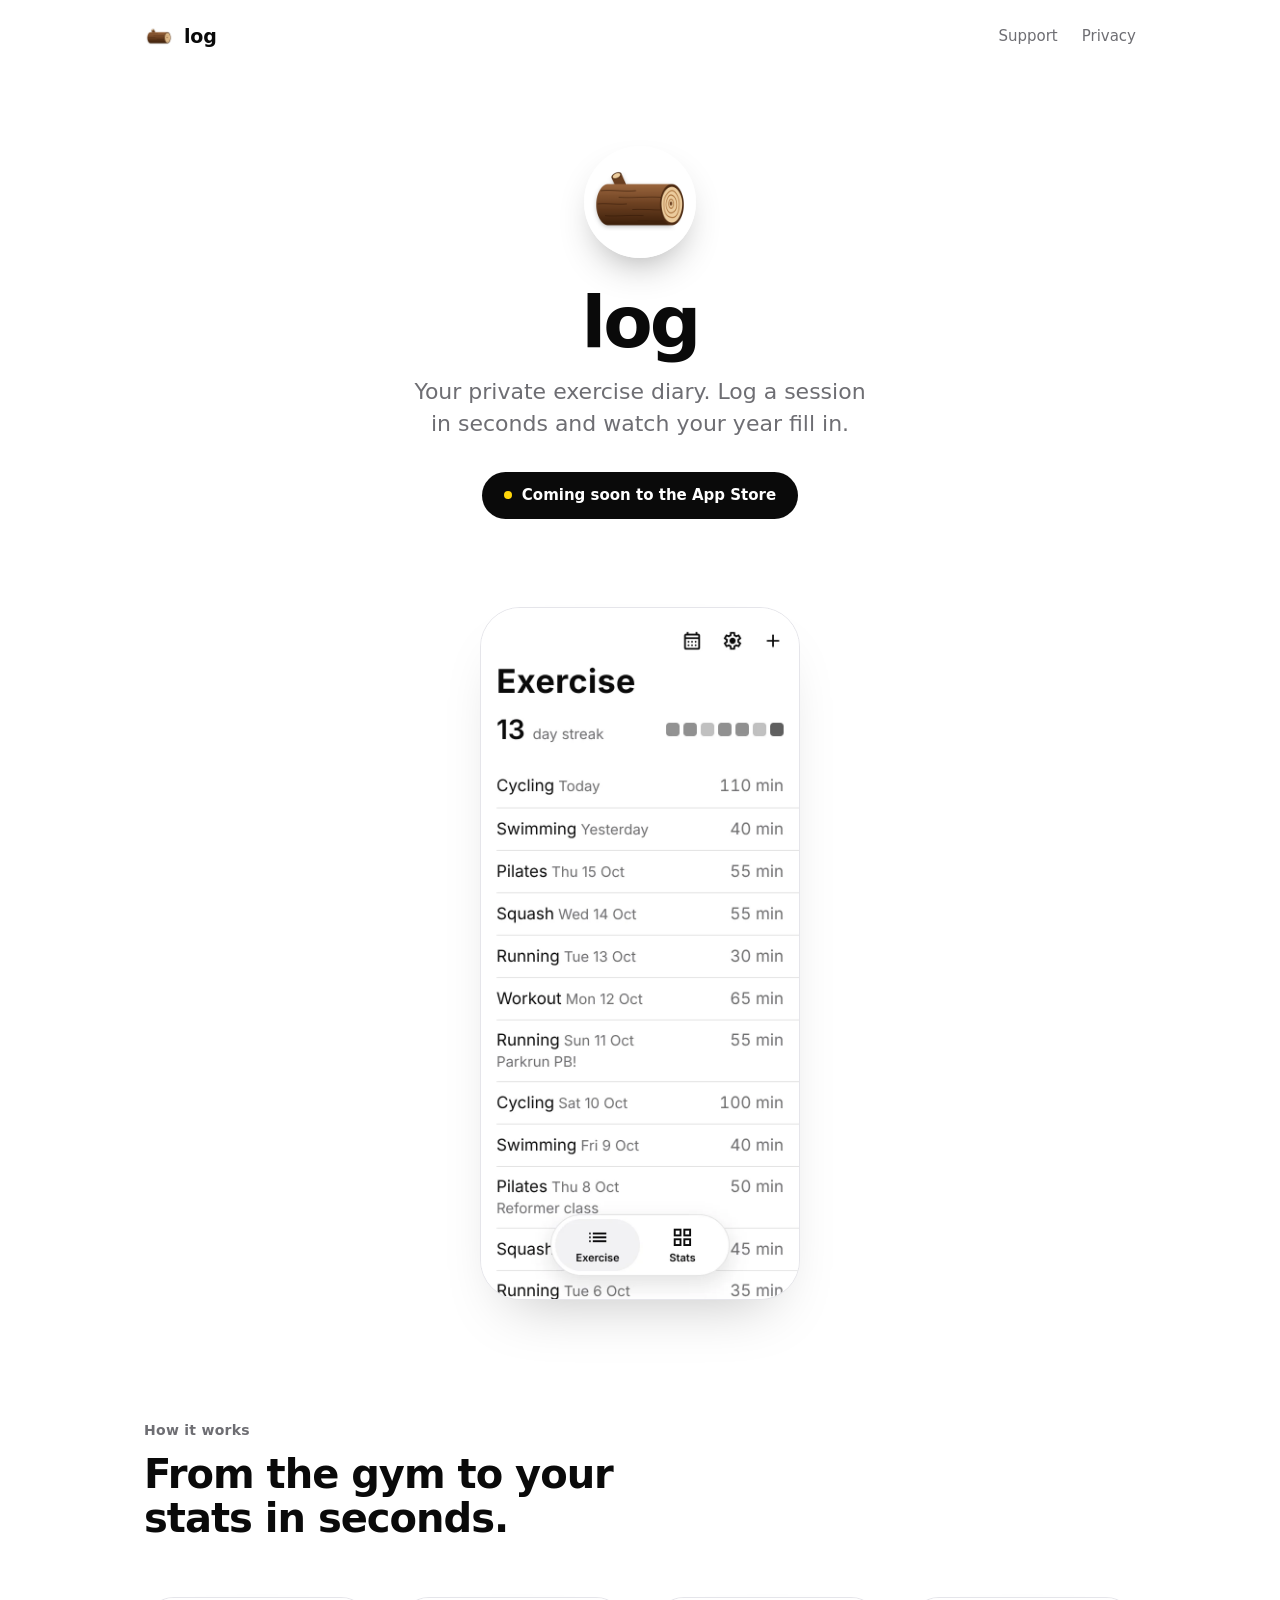
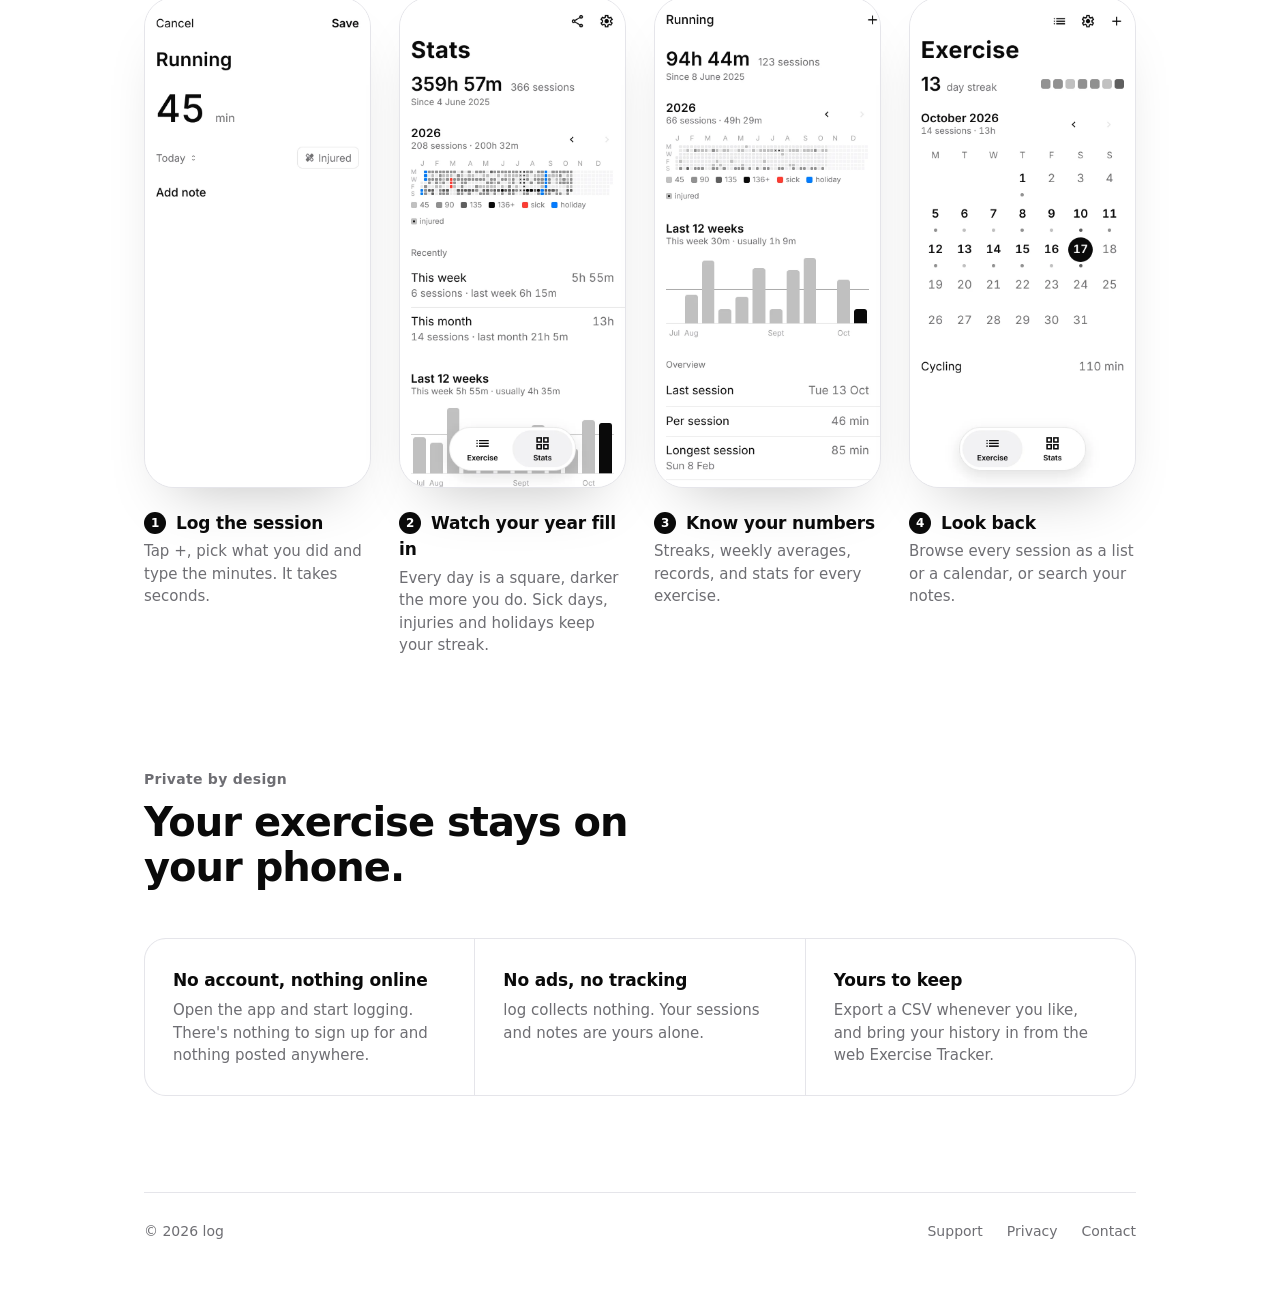
<file: index.html>
<!doctype html>
<html lang="en">
<head>
<meta charset="utf-8">
<meta name="viewport" content="width=device-width, initial-scale=1">
<title>log · your private exercise diary</title>
<meta name="description" content="Your private exercise diary. Log a session in seconds and watch your year fill in. No account, no ads, and your data stays on your phone.">
<meta property="og:title" content="log · your private exercise diary">
<meta property="og:description" content="Log a session in seconds and watch your year fill in.">
<meta property="og:image" content="https://jack-coutts.github.io/log-site/apple-touch-icon.png">
<meta name="theme-color" content="#ffffff" media="(prefers-color-scheme: light)">
<meta name="theme-color" content="#000000" media="(prefers-color-scheme: dark)">
<link rel="icon" href="favicon.png">
<link rel="apple-touch-icon" href="apple-touch-icon.png">
<link rel="stylesheet" href="style.css">
</head>
<body>
<div class="wrap">
  <header class="top">
    <a class="brand" href="./"><img src="icon.png" alt="">log</a>
    <nav class="nav"><a href="support.html">Support</a><a href="privacy.html">Privacy</a></nav>
  </header>

  <main>
    <section class="hero">
      <img class="icon" src="icon.png" alt="The log icon: a brown log lying on its side, its sawn end showing growth rings">
      <h1>log</h1>
      <p class="lede">Your private exercise diary. Log a session in seconds and watch your year fill in.</p>
      <span class="badge"><span class="dot"></span>Coming soon to the App Store</span>
    </section>

    <div class="phones">
      <img class="phone" src="img/1-exercise.webp" alt="The Exercise screen: a 13-day streak, the last seven days as squares, and a list of sessions" width="660" height="1434">
    </div>

    <section class="section" id="how">
      <p class="eyebrow">How it works</p>
      <h2>From the gym to your stats in seconds.</h2>
      <ol class="steps">
        <li>
          <img class="phone" src="img/2-log.webp" alt="Logging a session: Running, 45 minutes, today" width="660" height="1434" loading="lazy">
          <h3>Log the session</h3>
          <p>Tap +, pick what you did and type the minutes. It takes seconds.</p>
        </li>
        <li>
          <img class="phone" src="img/3-stats.webp" alt="The Stats screen: total time, a year heatmap with darker squares for longer days, and the last 12 weeks" width="660" height="1434" loading="lazy">
          <h3>Watch your year fill in</h3>
          <p>Every day is a square, darker the more you do. Sick days, injuries and holidays keep your streak.</p>
        </li>
        <li>
          <img class="phone" src="img/5-exercise.webp" alt="Running on its own: total time, its heatmap, weekly chart and records" width="660" height="1434" loading="lazy">
          <h3>Know your numbers</h3>
          <p>Streaks, weekly averages, records, and stats for every exercise.</p>
        </li>
        <li>
          <img class="phone" src="img/4-calendar.webp" alt="A month calendar with a dot under each day you exercised" width="660" height="1434" loading="lazy">
          <h3>Look back</h3>
          <p>Browse every session as a list or a calendar, or search your notes.</p>
        </li>
      </ol>
    </section>

    <section class="section">
      <p class="eyebrow">Private by design</p>
      <h2>Your exercise stays on your phone.</h2>
      <div class="points">
        <div><h3>No account, nothing online</h3><p>Open the app and start logging. There's nothing to sign up for and nothing posted anywhere.</p></div>
        <div><h3>No ads, no tracking</h3><p>log collects nothing. Your sessions and notes are yours alone.</p></div>
        <div><h3>Yours to keep</h3><p>Export a CSV whenever you like, and bring your history in from the web Exercise Tracker.</p></div>
      </div>
    </section>
  </main>

  <footer class="foot">
    <span>© 2026 log</span>
    <nav><a href="support.html">Support</a><a href="privacy.html">Privacy</a><a href="https://github.com/Jack-Coutts/log-site/issues">Contact</a></nav>
  </footer>
</div>
</body>
</html>
</file>
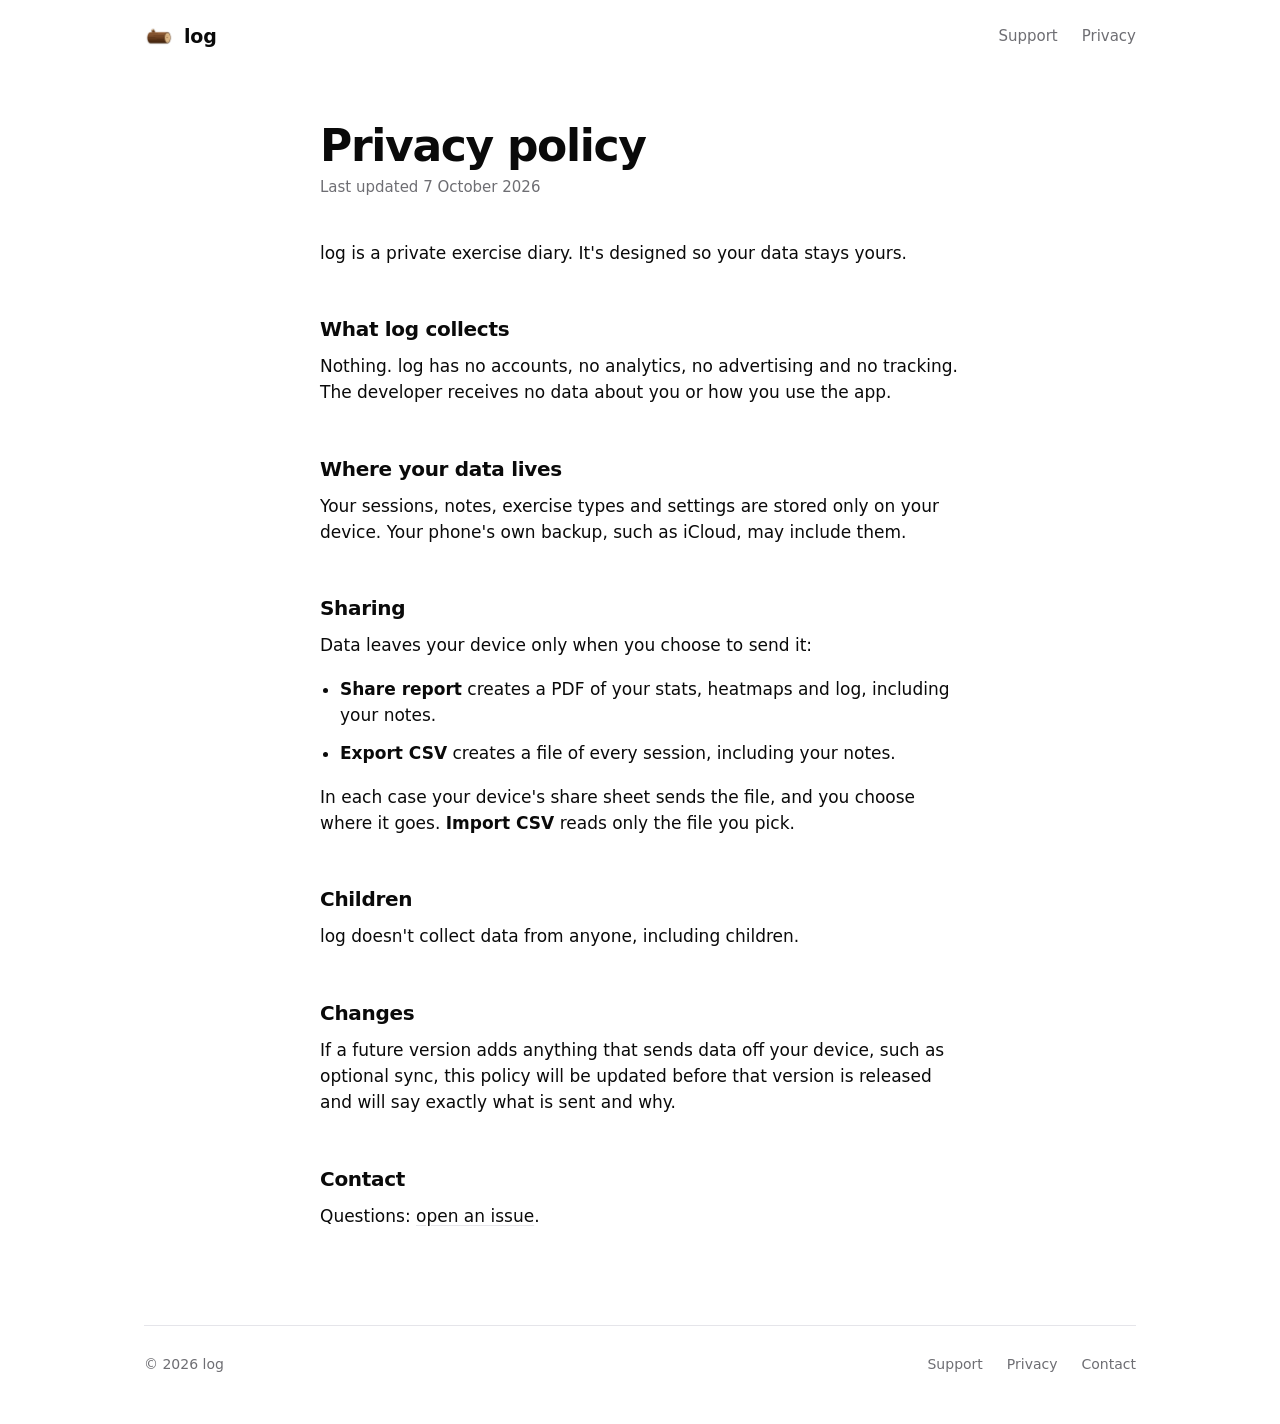
<file: privacy.html>
<!doctype html>
<html lang="en">
<head>
<meta charset="utf-8">
<meta name="viewport" content="width=device-width, initial-scale=1">
<title>log · Privacy policy</title>
<meta name="theme-color" content="#ffffff" media="(prefers-color-scheme: light)">
<meta name="theme-color" content="#000000" media="(prefers-color-scheme: dark)">
<link rel="icon" href="favicon.png">
<link rel="apple-touch-icon" href="apple-touch-icon.png">
<link rel="stylesheet" href="style.css">
</head>
<body>
<div class="wrap">
  <header class="top">
    <a class="brand" href="./"><img src="icon.png" alt="">log</a>
    <nav class="nav"><a href="support.html">Support</a><a href="privacy.html">Privacy</a></nav>
  </header>

  <main class="doc">
    <h1>Privacy policy</h1>
    <p class="meta">Last updated 7 October 2026</p>

    <p>log is a private exercise diary. It's designed so your data stays yours.</p>

    <h2>What log collects</h2>
    <p>Nothing. log has no accounts, no analytics, no advertising and no tracking. The developer receives no data about you or how you use the app.</p>

    <h2>Where your data lives</h2>
    <p>Your sessions, notes, exercise types and settings are stored only on your device. Your phone's own backup, such as iCloud, may include them.</p>

    <h2>Sharing</h2>
    <p>Data leaves your device only when you choose to send it:</p>
    <ul>
    <li><strong>Share report</strong> creates a PDF of your stats, heatmaps and log, including your notes.</li>
    <li><strong>Export CSV</strong> creates a file of every session, including your notes.</li>
    </ul>
    <p>In each case your device's share sheet sends the file, and you choose where it goes. <strong>Import CSV</strong> reads only the file you pick.</p>

    <h2>Children</h2>
    <p>log doesn't collect data from anyone, including children.</p>

    <h2>Changes</h2>
    <p>If a future version adds anything that sends data off your device, such as optional sync, this policy will be updated before that version is released and will say exactly what is sent and why.</p>

    <h2>Contact</h2>
    <p>Questions: <a href="https://github.com/Jack-Coutts/log-site/issues">open an issue</a>.</p>
  </main>

  <footer class="foot">
    <span>© 2026 log</span>
    <nav><a href="support.html">Support</a><a href="privacy.html">Privacy</a><a href="https://github.com/Jack-Coutts/log-site/issues">Contact</a></nav>
  </footer>
</div>
</body>
</html>
</file>
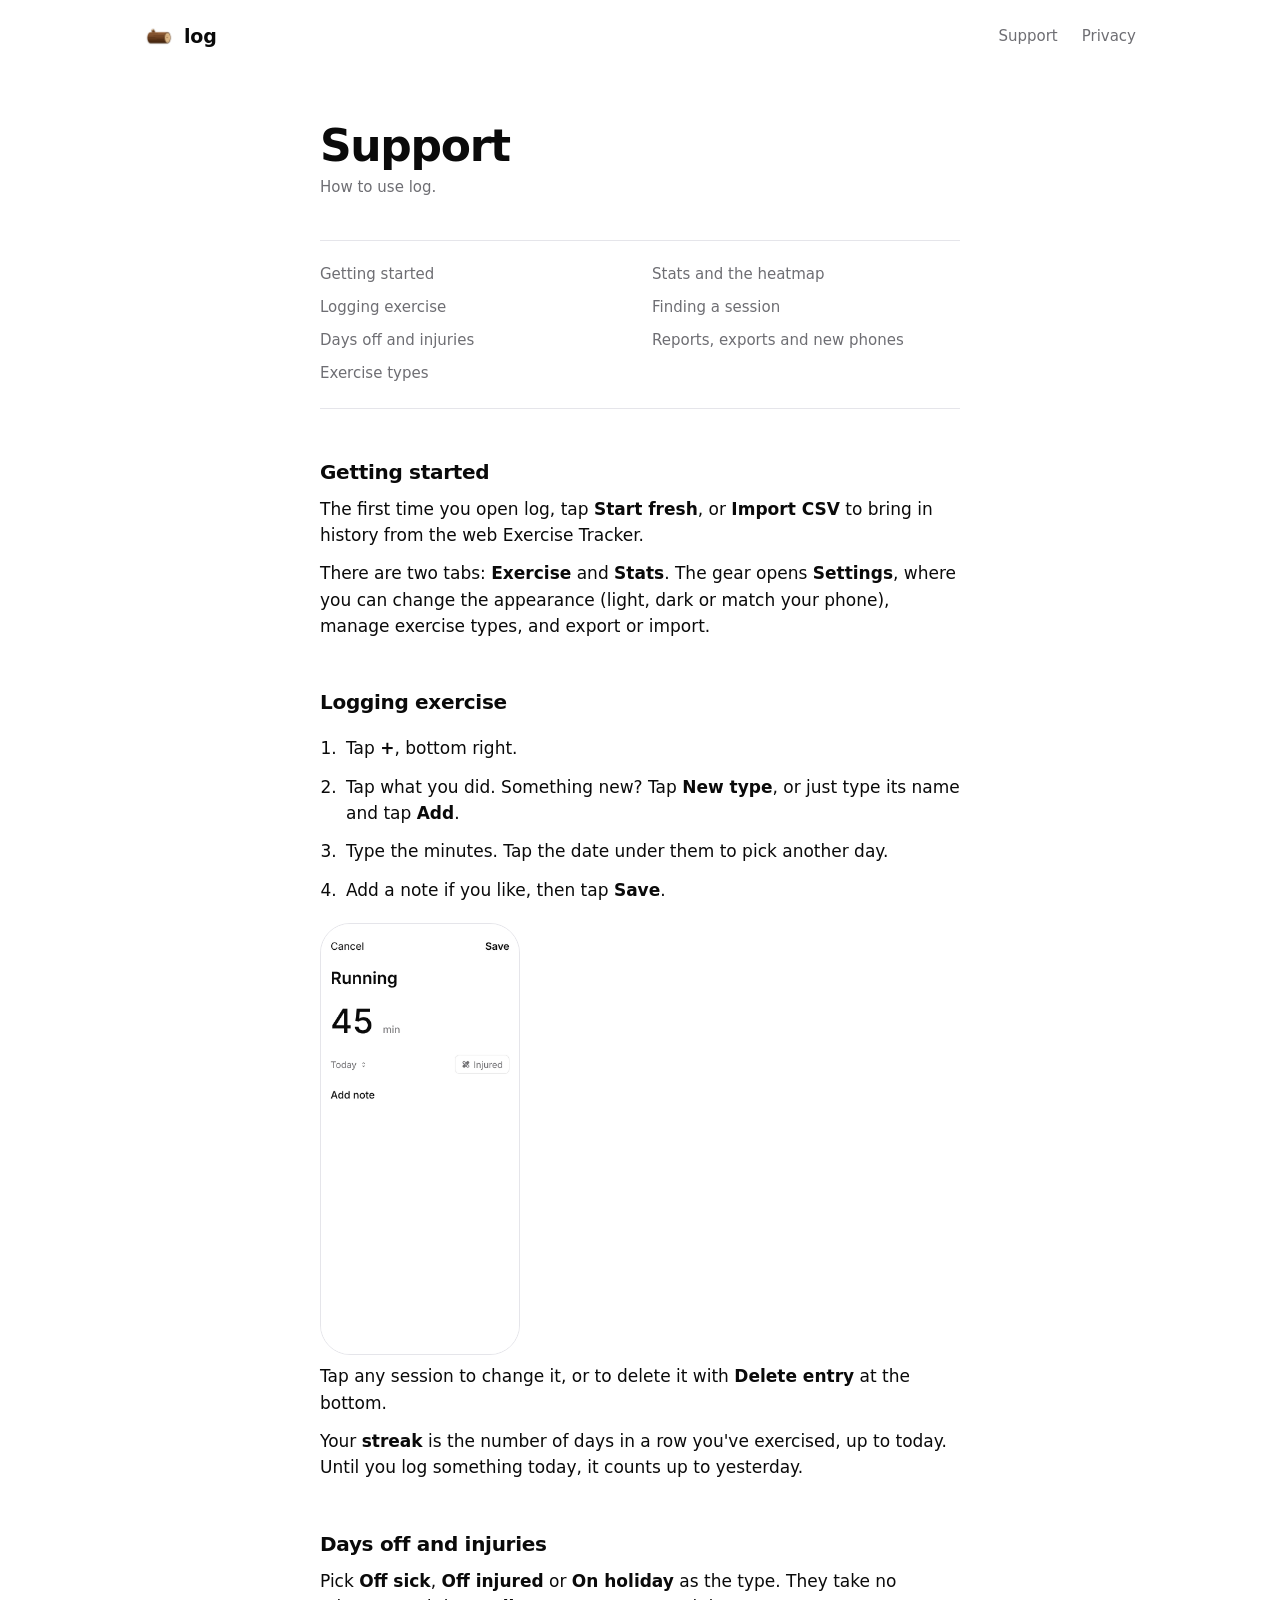
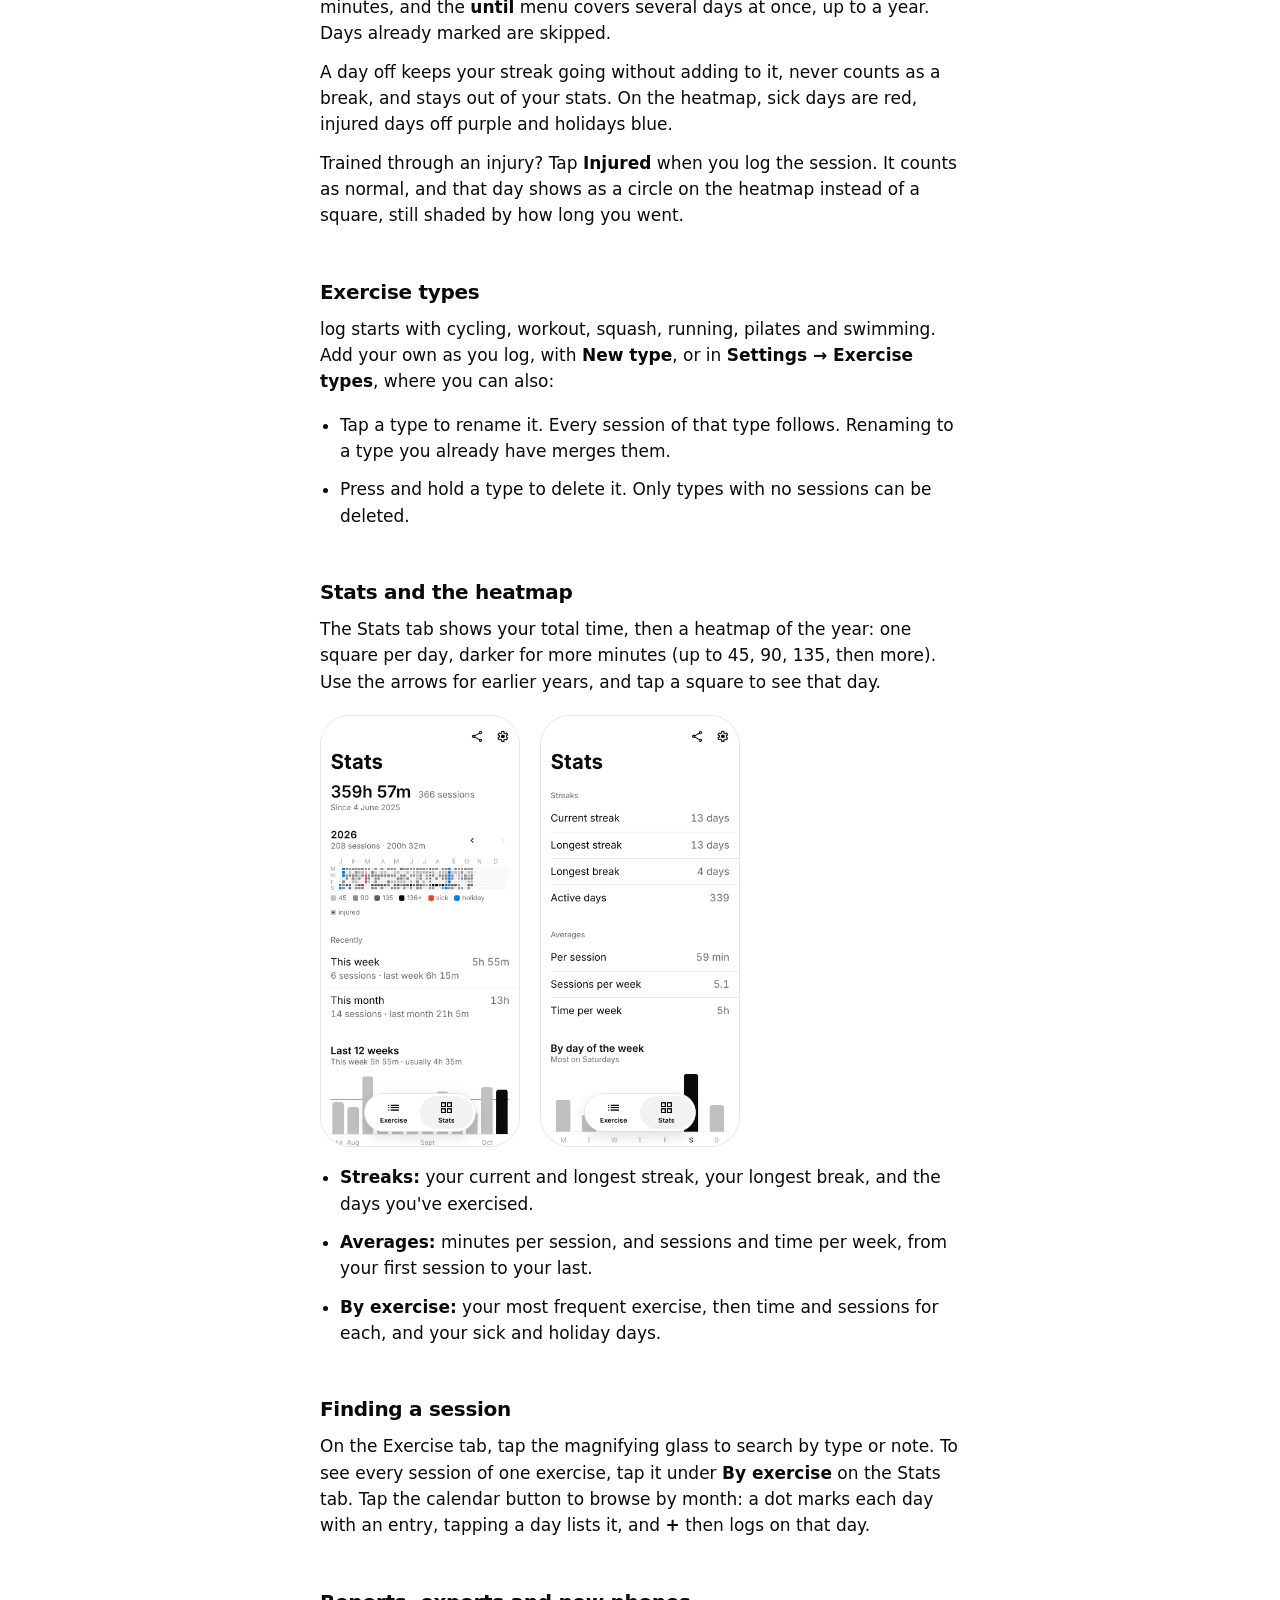
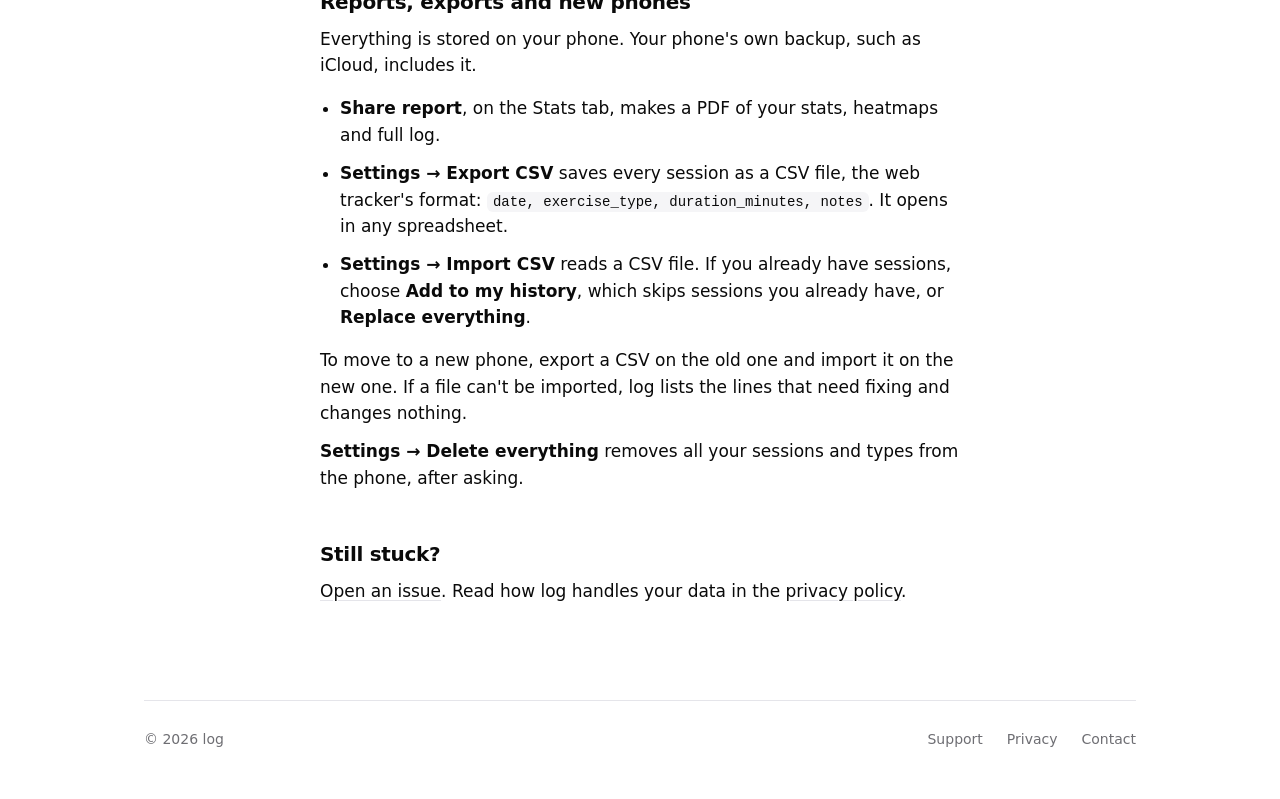
<file: support.html>
<!doctype html>
<html lang="en">
<head>
<meta charset="utf-8">
<meta name="viewport" content="width=device-width, initial-scale=1">
<title>log · Support</title>
<meta name="theme-color" content="#ffffff" media="(prefers-color-scheme: light)">
<meta name="theme-color" content="#000000" media="(prefers-color-scheme: dark)">
<link rel="icon" href="favicon.png">
<link rel="apple-touch-icon" href="apple-touch-icon.png">
<link rel="stylesheet" href="style.css">
</head>
<body>
<div class="wrap">
  <header class="top">
    <a class="brand" href="./"><img src="icon.png" alt="">log</a>
    <nav class="nav"><a href="support.html">Support</a><a href="privacy.html">Privacy</a></nav>
  </header>

  <main class="doc">
    <h1>Support</h1>
    <p class="meta">How to use log.</p>

    <nav class="toc" aria-label="On this page">
      <a href="#start">Getting started</a>
      <a href="#log">Logging exercise</a>
      <a href="#off">Days off and injuries</a>
      <a href="#types">Exercise types</a>
      <a href="#stats">Stats and the heatmap</a>
      <a href="#find">Finding a session</a>
      <a href="#export">Reports, exports and new phones</a>
    </nav>

    <h2 id="start">Getting started</h2>
    <p>The first time you open log, tap <strong>Start fresh</strong>, or <strong>Import CSV</strong> to bring in history from the web Exercise Tracker.</p>
    <p>There are two tabs: <strong>Exercise</strong> and <strong>Stats</strong>. The gear opens <strong>Settings</strong>, where you can change the appearance (light, dark or match your phone), manage exercise types, and export or import.</p>

    <h2 id="log">Logging exercise</h2>
    <ol>
      <li>Tap <strong>+</strong>, bottom right.</li>
      <li>Tap what you did. Something new? Tap <strong>New type</strong>, or just type its name and tap <strong>Add</strong>.</li>
      <li>Type the minutes. Tap the date under them to pick another day.</li>
      <li>Add a note if you like, then tap <strong>Save</strong>.</li>
    </ol>
    <div class="figure"><img class="phone" src="img/2-log.webp" alt="Logging a run of 45 minutes" width="660" height="1434" loading="lazy"></div>
    <p>Tap any session to change it, or to delete it with <strong>Delete entry</strong> at the bottom.</p>
    <p>Your <strong>streak</strong> is the number of days in a row you've exercised, up to today. Until you log something today, it counts up to yesterday.</p>

    <h2 id="off">Days off and injuries</h2>
    <p>Pick <strong>Off sick</strong>, <strong>Off injured</strong> or <strong>On holiday</strong> as the type. They take no minutes, and the <strong>until</strong> menu covers several days at once, up to a year. Days already marked are skipped.</p>
    <p>A day off keeps your streak going without adding to it, never counts as a break, and stays out of your stats. On the heatmap, sick days are red, injured days off purple and holidays blue.</p>
    <p>Trained through an injury? Tap <strong>Injured</strong> when you log the session. It counts as normal, and that day shows as a circle on the heatmap instead of a square, still shaded by how long you went.</p>

    <h2 id="types">Exercise types</h2>
    <p>log starts with cycling, workout, squash, running, pilates and swimming. Add your own as you log, with <strong>New type</strong>, or in <strong>Settings → Exercise types</strong>, where you can also:</p>
    <ul>
      <li>Tap a type to rename it. Every session of that type follows. Renaming to a type you already have merges them.</li>
      <li>Press and hold a type to delete it. Only types with no sessions can be deleted.</li>
    </ul>

    <h2 id="stats">Stats and the heatmap</h2>
    <p>The Stats tab shows your total time, then a heatmap of the year: one square per day, darker for more minutes (up to 45, 90, 135, then more). Use the arrows for earlier years, and tap a square to see that day.</p>
    <div class="figure"><img class="phone" src="img/3-stats.webp" alt="The year heatmap" width="660" height="1434" loading="lazy"><img class="phone" src="img/6-numbers.webp" alt="Streaks, averages and time by day of the week" width="660" height="1434" loading="lazy"></div>
    <ul>
      <li><strong>Streaks:</strong> your current and longest streak, your longest break, and the days you've exercised.</li>
      <li><strong>Averages:</strong> minutes per session, and sessions and time per week, from your first session to your last.</li>
      <li><strong>By exercise:</strong> your most frequent exercise, then time and sessions for each, and your sick and holiday days.</li>
    </ul>

    <h2 id="find">Finding a session</h2>
    <p>On the Exercise tab, tap the magnifying glass to search by type or note. To see every session of one exercise, tap it under <strong>By exercise</strong> on the Stats tab. Tap the calendar button to browse by month: a dot marks each day with an entry, tapping a day lists it, and <strong>+</strong> then logs on that day.</p>

    <h2 id="export">Reports, exports and new phones</h2>
    <p>Everything is stored on your phone. Your phone's own backup, such as iCloud, includes it.</p>
    <ul>
      <li><strong>Share report</strong>, on the Stats tab, makes a PDF of your stats, heatmaps and full log.</li>
      <li><strong>Settings → Export CSV</strong> saves every session as a CSV file, the web tracker's format: <code>date, exercise_type, duration_minutes, notes</code>. It opens in any spreadsheet.</li>
      <li><strong>Settings → Import CSV</strong> reads a CSV file. If you already have sessions, choose <strong>Add to my history</strong>, which skips sessions you already have, or <strong>Replace everything</strong>.</li>
    </ul>
    <p>To move to a new phone, export a CSV on the old one and import it on the new one. If a file can't be imported, log lists the lines that need fixing and changes nothing.</p>
    <p><strong>Settings → Delete everything</strong> removes all your sessions and types from the phone, after asking.</p>

    <h2>Still stuck?</h2>
    <p><a href="https://github.com/Jack-Coutts/log-site/issues">Open an issue</a>. Read how log handles your data in the <a href="privacy.html">privacy policy</a>.</p>
  </main>

  <footer class="foot">
    <span>© 2026 log</span>
    <nav><a href="support.html">Support</a><a href="privacy.html">Privacy</a><a href="https://github.com/Jack-Coutts/log-site/issues">Contact</a></nav>
  </footer>
</div>
</body>
</html>
</file>
<file: style.css>
:root {
  color-scheme: light dark;
  --text: #0a0a0a;
  --secondary: #6e6e73;
  --tertiary: #a1a1a6;
  --bg: #fff;
  --surface: #f5f5f7;
  --hairline: #e5e5ea;
  --ball: #ffd60a;
  --frame-shadow: 0 30px 60px -30px rgba(0, 0, 0, 0.25);
}
@media (prefers-color-scheme: dark) {
  :root {
    --text: #f5f5f7;
    --secondary: #8e8e93;
    --tertiary: #5a5a5e;
    --bg: #000;
    --surface: #111113;
    --hairline: #2c2c2e;
    --frame-shadow: 0 30px 60px -30px rgba(0, 0, 0, 0.9);
  }
}

* { box-sizing: border-box; }
html { -webkit-text-size-adjust: 100%; }
body {
  margin: 0;
  background: var(--bg);
  color: var(--text);
  font: 17px/1.55 -apple-system, BlinkMacSystemFont, "SF Pro Text", system-ui, sans-serif;
  -webkit-font-smoothing: antialiased;
}
a { color: inherit; text-decoration: none; }
img { display: block; max-width: 100%; height: auto; }

.wrap { max-width: 1040px; margin: 0 auto; padding: 0 24px; }
.narrow { max-width: 640px; }

/* Header and footer, shared by every page */
.top { display: flex; align-items: center; justify-content: space-between; padding: 22px 0; }
.brand { display: flex; align-items: center; gap: 10px; font-weight: 600; font-size: 19px; letter-spacing: -0.01em; }
.brand img { width: 30px; height: 30px; border-radius: 50%; }
.nav { display: flex; gap: 24px; font-size: 15px; color: var(--secondary); }
.nav a:hover, .foot a:hover { color: var(--text); }
.foot { border-top: 1px solid var(--hairline); margin-top: 96px; padding: 28px 0 48px; display: flex; flex-wrap: wrap; gap: 12px 28px; justify-content: space-between; font-size: 14px; color: var(--secondary); }
.foot nav { display: flex; gap: 24px; }

/* Home */
.hero { text-align: center; padding: 72px 0 24px; }
.hero .icon { width: 112px; height: 112px; margin: 0 auto 28px; border-radius: 50%; box-shadow: 0 18px 40px -18px rgba(0, 0, 0, 0.45); }
.hero h1 { font-size: clamp(44px, 8vw, 72px); line-height: 1; letter-spacing: -0.04em; margin: 0; font-weight: 700; }
.hero .lede { font-size: clamp(19px, 2.4vw, 22px); line-height: 1.45; color: var(--secondary); max-width: 34ch; margin: 18px auto 0; }
.badge { display: inline-flex; align-items: center; gap: 10px; margin-top: 32px; padding: 12px 22px; border-radius: 999px; background: var(--text); color: var(--bg); font-size: 15px; font-weight: 600; }
.badge .dot { width: 8px; height: 8px; border-radius: 50%; background: var(--ball); }

.phones { display: flex; justify-content: center; padding: 64px 0 8px; }
.phones .phone { width: 320px; }
.phone { border-radius: 40px; overflow: hidden; border: 1px solid var(--hairline); box-shadow: var(--frame-shadow); background: var(--bg); }

.section { padding-top: 112px; }
.eyebrow { font-size: 14px; font-weight: 600; letter-spacing: 0.02em; color: var(--secondary); margin: 0 0 10px; }
.section h2 { font-size: clamp(30px, 4.4vw, 40px); line-height: 1.12; letter-spacing: -0.025em; margin: 0; max-width: 20ch; }

.steps { list-style: none; padding: 0; margin: 56px 0 0; display: grid; grid-template-columns: repeat(4, 1fr); gap: 28px; counter-reset: step; }
.steps li { counter-increment: step; }
.steps .phone { width: 100%; border-radius: 30px; }
.steps h3 { font-size: 17px; margin: 22px 0 4px; letter-spacing: -0.01em; }
.steps h3::before { content: counter(step); display: inline-grid; place-items: center; width: 22px; height: 22px; margin-right: 10px; border-radius: 50%; background: var(--text); color: var(--bg); font-size: 12px; font-weight: 700; vertical-align: 2px; }
.steps p { margin: 0; color: var(--secondary); font-size: 15px; line-height: 1.5; }

.points { display: grid; grid-template-columns: repeat(3, 1fr); gap: 1px; margin-top: 48px; background: var(--hairline); border: 1px solid var(--hairline); border-radius: 22px; overflow: hidden; }
.points div { background: var(--bg); padding: 28px; }
.points h3 { font-size: 17px; margin: 0 0 6px; letter-spacing: -0.01em; }
.points p { margin: 0; color: var(--secondary); font-size: 15px; line-height: 1.5; }

/* Document pages: support and privacy */
.doc { max-width: 640px; margin: 0 auto; padding-top: 48px; }
.doc h1 { font-size: clamp(34px, 5vw, 44px); line-height: 1.1; letter-spacing: -0.03em; margin: 0 0 6px; }
.doc .meta { color: var(--secondary); font-size: 15px; margin: 0 0 40px; }
.doc h2 { font-size: 20px; letter-spacing: -0.015em; margin: 48px 0 8px; }
.doc p, .doc li { margin: 0 0 12px; }
.doc ul { padding-left: 20px; }
.doc a { text-decoration: underline; text-decoration-color: var(--hairline); text-underline-offset: 3px; }
.toc { display: grid; grid-template-columns: repeat(2, 1fr); grid-template-rows: repeat(4, auto); grid-auto-flow: column; gap: 2px 24px; padding: 18px 0; margin: 0 0 8px; border-top: 1px solid var(--hairline); border-bottom: 1px solid var(--hairline); font-size: 15px; }
.doc .toc a { color: var(--secondary); padding: 4px 0; text-decoration: none; }
.toc a:hover { color: var(--text); }
.doc ol { padding-left: 22px; }
.doc ol li { padding-left: 4px; }
.doc h2 { scroll-margin-top: 24px; }
.doc code { font: 14px ui-monospace, "SF Mono", Menlo, monospace; background: var(--surface); padding: 2px 6px; border-radius: 6px; }
.doc .figure { display: flex; gap: 20px; margin: 20px 0 8px; }
.doc .figure .phone { width: 200px; border-radius: 30px; box-shadow: none; }

@media (max-width: 860px) {
  .steps { grid-template-columns: repeat(2, 1fr); gap: 40px 20px; }
  .points { grid-template-columns: 1fr; }
}
@media (max-width: 620px) {
  .nav { gap: 18px; }
  .phones { padding-top: 48px; }
  .phones .phone { width: 78%; border-radius: 32px; }
  .doc .figure .phone { width: 46%; }
  .toc { grid-template-columns: 1fr; grid-template-rows: none; grid-auto-flow: row; }
}
</file>
